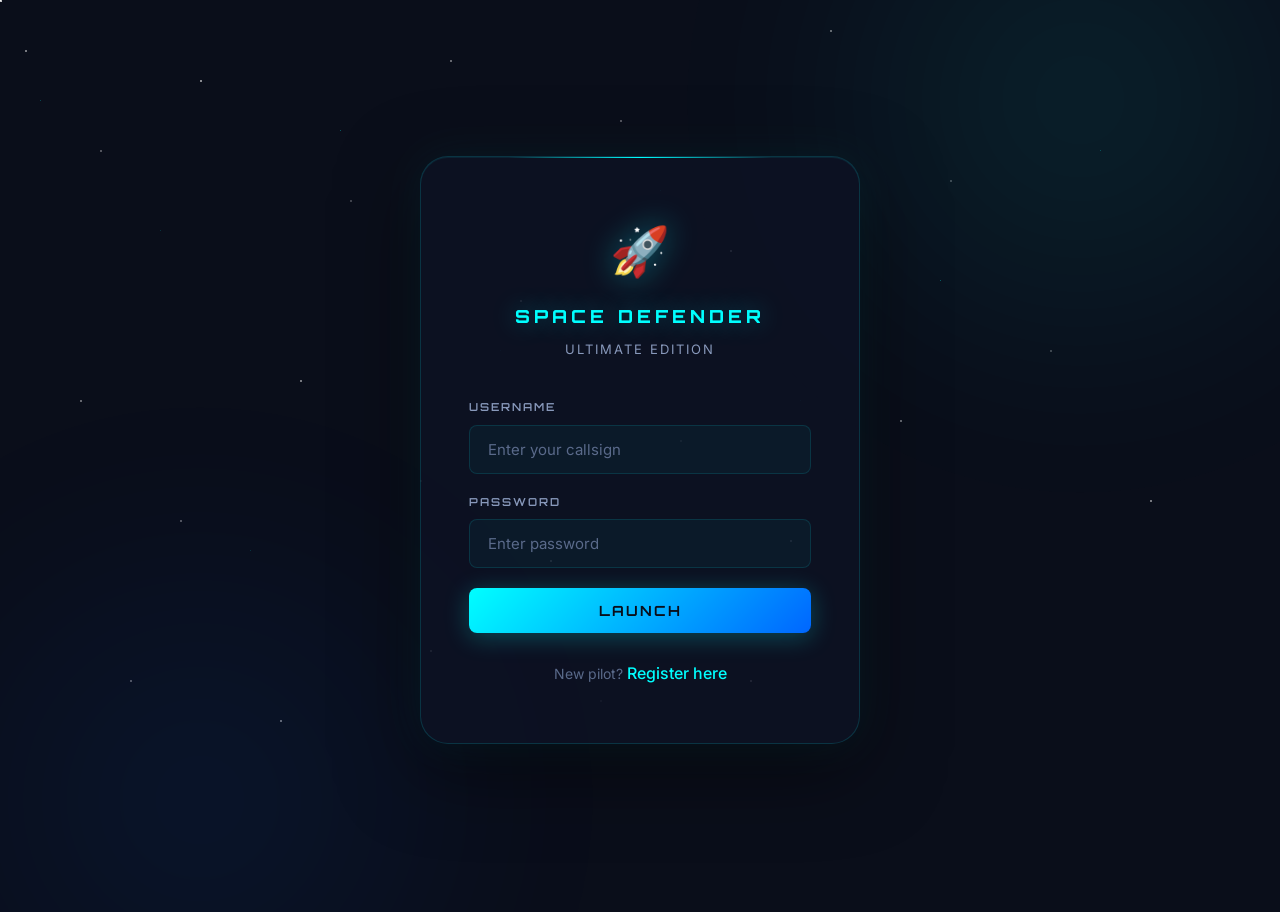
<file: templates/pages/login.html>
<!DOCTYPE html>
<html lang="en">

<head>
    <meta charset="UTF-8">
    <meta name="viewport" content="width=device-width, initial-scale=1.0">
    <title>Login — Space Defender Ultimate</title>
    <meta name="description" content="Log in to Space Defender Ultimate and defend the galaxy.">
    <link rel="stylesheet" href="/static/css/styles.css">
</head>

<body>
    <!-- Background -->
    <div class="starfield"></div>
    <div class="nebula-glow top-right"></div>
    <div class="nebula-glow bottom-left"></div>

    <!-- Page -->
    <div class="page-wrapper login-page" id="loginPage">
        <div class="login-card">
            <span class="game-logo-icon">🚀</span>
            <h1 class="game-logo">Space Defender</h1>
            <p class="game-subtitle">Ultimate Edition</p>

            <form id="loginForm" onsubmit="return handleLogin(event)">
                <div class="form-group">
                    <label class="form-label" for="username">Username</label>
                    <input type="text" id="username" class="form-input" placeholder="Enter your callsign"
                        autocomplete="username" required>
                    <p class="form-error" id="usernameError">Username is required</p>
                </div>

                <div class="form-group">
                    <label class="form-label" for="password">Password</label>
                    <input type="password" id="password" class="form-input" placeholder="Enter password"
                        autocomplete="current-password" required>
                    <p class="form-error" id="passwordError">Password is required</p>
                </div>

                <button type="submit" class="btn btn-primary btn-full" id="loginBtn">
                    Launch
                </button>
            </form>

            <div class="login-message" id="loginMessage"></div>

            <div class="login-footer">
                <span>New pilot? </span>
                <a href="#" id="registerLink" onclick="handleRegister(event)">Register here</a>
            </div>
        </div>
    </div>

    <script src="/static/js/auth.js"></script>
</body>

</html>
</file>
<file: static/css/styles.css>
/* ============================================
   SPACE DEFENDER ULTIMATE — Neon Sci-Fi Theme
   ============================================ */

@import url('https://fonts.googleapis.com/css2?family=Orbitron:wght@400;500;600;700;800;900&family=Inter:wght@300;400;500;600&display=swap');

/* ── Design Tokens ── */
:root {
    --bg-primary: #0a0e1a;
    --bg-secondary: #0d1224;
    --bg-card: rgba(13, 18, 36, 0.85);
    --bg-glass: rgba(0, 255, 255, 0.03);

    --cyan: #00ffff;
    --cyan-dim: #00b8b8;
    --cyan-glow: rgba(0, 255, 255, 0.35);
    --cyan-glow-strong: rgba(0, 255, 255, 0.6);
    --blue: #0066ff;
    --blue-dim: #003faa;
    --magenta: #ff00ff;
    --red: #ff4444;
    --green: #00ff88;
    --yellow: #ffdd00;
    --white: #e8f0fe;
    --gray: #5a6a8a;
    --gray-light: #8899bb;

    --font-display: 'Orbitron', sans-serif;
    --font-body: 'Inter', sans-serif;

    --radius-sm: 8px;
    --radius-md: 14px;
    --radius-lg: 20px;
    --radius-xl: 28px;

    --transition: 0.3s cubic-bezier(0.4, 0, 0.2, 1);
    --transition-slow: 0.5s cubic-bezier(0.4, 0, 0.2, 1);
}

/* ── Reset ── */
*,
*::before,
*::after {
    margin: 0;
    padding: 0;
    box-sizing: border-box;
}

html {
    scroll-behavior: smooth;
}

body {
    font-family: var(--font-body);
    background: var(--bg-primary);
    color: var(--white);
    min-height: 100vh;
    overflow-x: hidden;
    line-height: 1.6;
}

/* ── Animated Starfield Background ── */
.starfield {
    position: fixed;
    inset: 0;
    z-index: 0;
    overflow: hidden;
    pointer-events: none;
}

.starfield::before,
.starfield::after {
    content: '';
    position: absolute;
    width: 2px;
    height: 2px;
    border-radius: 50%;
    background: white;
    box-shadow:
        25px 50px 0 0 rgba(255, 255, 255, 0.6),
        100px 150px 0 0 rgba(255, 255, 255, 0.4),
        200px 80px 0 0 rgba(255, 255, 255, 0.7),
        350px 200px 0 0 rgba(255, 255, 255, 0.3),
        450px 60px 0 0 rgba(255, 255, 255, 0.5),
        520px 300px 0 0 rgba(255, 255, 255, 0.6),
        620px 120px 0 0 rgba(255, 255, 255, 0.4),
        730px 250px 0 0 rgba(255, 255, 255, 0.7),
        830px 30px 0 0 rgba(255, 255, 255, 0.5),
        950px 180px 0 0 rgba(255, 255, 255, 0.3),
        80px 400px 0 0 rgba(255, 255, 255, 0.5),
        180px 520px 0 0 rgba(255, 255, 255, 0.4),
        300px 380px 0 0 rgba(255, 255, 255, 0.6),
        420px 480px 0 0 rgba(255, 255, 255, 0.3),
        550px 560px 0 0 rgba(255, 255, 255, 0.7),
        680px 440px 0 0 rgba(255, 255, 255, 0.4),
        790px 540px 0 0 rgba(255, 255, 255, 0.6),
        900px 420px 0 0 rgba(255, 255, 255, 0.5),
        1050px 350px 0 0 rgba(255, 255, 255, 0.3),
        1150px 500px 0 0 rgba(255, 255, 255, 0.6),
        130px 680px 0 0 rgba(255, 255, 255, 0.4),
        280px 720px 0 0 rgba(255, 255, 255, 0.5),
        430px 650px 0 0 rgba(255, 255, 255, 0.6),
        600px 700px 0 0 rgba(255, 255, 255, 0.3),
        750px 680px 0 0 rgba(255, 255, 255, 0.7);
    animation: drift 60s linear infinite;
}

.starfield::after {
    width: 1px;
    height: 1px;
    box-shadow:
        40px 100px 0 0 rgba(0, 255, 255, 0.3),
        160px 230px 0 0 rgba(0, 255, 255, 0.2),
        340px 130px 0 0 rgba(0, 255, 255, 0.4),
        500px 350px 0 0 rgba(0, 255, 255, 0.2),
        660px 190px 0 0 rgba(0, 255, 255, 0.3),
        800px 400px 0 0 rgba(0, 255, 255, 0.2),
        940px 280px 0 0 rgba(0, 255, 255, 0.4),
        1100px 150px 0 0 rgba(0, 255, 255, 0.3),
        250px 550px 0 0 rgba(0, 255, 255, 0.2),
        500px 620px 0 0 rgba(0, 255, 255, 0.3);
    animation: drift 90s linear infinite reverse;
}

@keyframes drift {
    from {
        transform: translateY(0);
    }

    to {
        transform: translateY(-300px);
    }
}

/* ── Nebula glow overlay ── */
.nebula-glow {
    position: fixed;
    width: 600px;
    height: 600px;
    border-radius: 50%;
    filter: blur(120px);
    opacity: 0.12;
    pointer-events: none;
    z-index: 0;
}

.nebula-glow.top-right {
    background: radial-gradient(circle, var(--cyan), transparent 70%);
    top: -200px;
    right: -100px;
}

.nebula-glow.bottom-left {
    background: radial-gradient(circle, var(--blue), transparent 70%);
    bottom: -200px;
    left: -100px;
}

/* ── Page Transitions ── */
.page-wrapper {
    position: relative;
    z-index: 1;
    min-height: 100vh;
    opacity: 0;
    transform: translateY(12px);
    animation: fadeIn 0.5s var(--transition) forwards;
}

@keyframes fadeIn {
    to {
        opacity: 1;
        transform: translateY(0);
    }
}

.page-exit {
    animation: fadeOut 0.3s ease forwards;
}

@keyframes fadeOut {
    to {
        opacity: 0;
        transform: translateY(-12px);
    }
}

/* ── Difficulty Badge ── */
.difficulty-badge {
    padding: 4px 12px;
    border-radius: 20px;
    font-family: 'Orbitron', sans-serif;
    font-size: 0.8rem;
    font-weight: 700;
    text-shadow: 0 0 10px currentColor;
    border: 1px solid currentColor;
    margin-right: 15px;
    letter-spacing: 1px;
}

.difficulty-badge.easy {
    color: #4488ff;
    background: rgba(68, 136, 255, 0.1);
}

.difficulty-badge.medium {
    color: #ffbb44;
    background: rgba(255, 187, 68, 0.1);
}

.difficulty-badge.hard {
    color: #ff4444;
    background: rgba(255, 68, 68, 0.1);
}

/* ── Special Events Notification ── */
#specialEventNotify {
    position: absolute;
    top: 100px;
    left: 50%;
    transform: translateX(-50%);
    font-family: 'Orbitron', sans-serif;
    font-size: 2rem;
    font-weight: 900;
    color: #ff4444;
    text-shadow: 0 0 20px #ff4444;
    pointer-events: none;
    opacity: 0;
    transition: all 0.5s ease;
    z-index: 100;
    text-align: center;
    width: 100%;
}

#specialEventNotify.visible {
    opacity: 1;
    top: 150px;
    animation: pulseNotify 1s infinite alternate;
}

@keyframes pulseNotify {
    from {
        transform: translateX(-50%) scale(1);
    }

    to {
        transform: translateX(-50%) scale(1.1);
    }
}

/* ── Utility ── */
.hidden {
    display: none !important;
}

.container {
    max-width: 1100px;
    margin: 0 auto;
    padding: 0 24px;
}

/* ============================================
   LOGIN PAGE
   ============================================ */
.login-page {
    display: flex;
    align-items: center;
    justify-content: center;
    min-height: 100vh;
    padding: 24px;
}

.login-card {
    background: var(--bg-card);
    border: 1px solid rgba(0, 255, 255, 0.15);
    border-radius: var(--radius-xl);
    padding: 56px 48px;
    width: 100%;
    max-width: 440px;
    text-align: center;
    backdrop-filter: blur(24px);
    box-shadow:
        0 0 40px rgba(0, 255, 255, 0.06),
        0 24px 80px rgba(0, 0, 0, 0.5),
        inset 0 1px 0 rgba(0, 255, 255, 0.08);
    position: relative;
    overflow: hidden;
}

.login-card::before {
    content: '';
    position: absolute;
    top: 0;
    left: 50%;
    transform: translateX(-50%);
    width: 60%;
    height: 1px;
    background: linear-gradient(90deg, transparent, var(--cyan), transparent);
}

.game-logo {
    font-family: var(--font-display);
    font-size: 18px;
    font-weight: 800;
    letter-spacing: 4px;
    color: var(--cyan);
    text-shadow: 0 0 24px var(--cyan-glow);
    margin-bottom: 8px;
    text-transform: uppercase;
}

.game-logo-icon {
    font-size: 48px;
    display: block;
    margin-bottom: 12px;
    filter: drop-shadow(0 0 16px var(--cyan-glow));
}

.game-subtitle {
    font-family: var(--font-body);
    font-size: 13px;
    color: var(--gray-light);
    letter-spacing: 2px;
    text-transform: uppercase;
    margin-bottom: 40px;
}

.form-group {
    margin-bottom: 20px;
    text-align: left;
}

.form-label {
    display: block;
    font-family: var(--font-display);
    font-size: 11px;
    font-weight: 600;
    letter-spacing: 2px;
    color: var(--gray-light);
    text-transform: uppercase;
    margin-bottom: 8px;
}

.form-input {
    width: 100%;
    padding: 14px 18px;
    background: rgba(0, 255, 255, 0.04);
    border: 1px solid rgba(0, 255, 255, 0.12);
    border-radius: var(--radius-sm);
    color: var(--white);
    font-family: var(--font-body);
    font-size: 15px;
    transition: var(--transition);
    outline: none;
}

.form-input::placeholder {
    color: var(--gray);
}

.form-input:focus {
    border-color: var(--cyan);
    box-shadow: 0 0 16px rgba(0, 255, 255, 0.15), inset 0 0 8px rgba(0, 255, 255, 0.05);
    background: rgba(0, 255, 255, 0.06);
}

.form-input.error {
    border-color: var(--red);
    box-shadow: 0 0 12px rgba(255, 68, 68, 0.2);
}

.form-error {
    font-size: 12px;
    color: var(--red);
    margin-top: 6px;
    display: none;
}

.form-error.visible {
    display: block;
}

/* ── Buttons ── */
.btn {
    display: inline-flex;
    align-items: center;
    justify-content: center;
    gap: 10px;
    padding: 14px 32px;
    border: none;
    border-radius: var(--radius-sm);
    font-family: var(--font-display);
    font-size: 14px;
    font-weight: 700;
    letter-spacing: 2px;
    text-transform: uppercase;
    cursor: pointer;
    transition: var(--transition);
    text-decoration: none;
    position: relative;
    overflow: hidden;
}

.btn::after {
    content: '';
    position: absolute;
    inset: 0;
    background: linear-gradient(135deg, rgba(255, 255, 255, 0.15), transparent);
    opacity: 0;
    transition: var(--transition);
}

.btn:hover::after {
    opacity: 1;
}

.btn-primary {
    background: linear-gradient(135deg, var(--cyan), var(--blue));
    color: var(--bg-primary);
    box-shadow: 0 4px 24px rgba(0, 255, 255, 0.25);
}

.btn-primary:hover {
    transform: translateY(-2px);
    box-shadow: 0 8px 36px rgba(0, 255, 255, 0.4);
}

.btn-primary:active {
    transform: translateY(0);
}

.btn-full {
    width: 100%;
}

.btn-outline {
    background: transparent;
    color: var(--cyan);
    border: 1px solid rgba(0, 255, 255, 0.3);
}

.btn-outline:hover {
    background: rgba(0, 255, 255, 0.08);
    border-color: var(--cyan);
    transform: translateY(-2px);
    box-shadow: 0 4px 24px rgba(0, 255, 255, 0.15);
}

.btn-danger {
    background: transparent;
    color: var(--red);
    border: 1px solid rgba(255, 68, 68, 0.3);
}

.btn-danger:hover {
    background: rgba(255, 68, 68, 0.1);
    border-color: var(--red);
    transform: translateY(-2px);
    box-shadow: 0 4px 24px rgba(255, 68, 68, 0.2);
}

.btn-ghost {
    background: transparent;
    color: var(--gray-light);
    padding: 8px 16px;
    font-size: 12px;
}

.btn-ghost:hover {
    color: var(--cyan);
}

.login-footer {
    margin-top: 28px;
}

.login-footer span {
    color: var(--gray);
    font-size: 14px;
}

.login-footer a,
.link-cyan {
    color: var(--cyan);
    text-decoration: none;
    font-weight: 500;
    transition: var(--transition);
}

.login-footer a:hover,
.link-cyan:hover {
    text-shadow: 0 0 8px var(--cyan-glow);
}

.login-message {
    margin-top: 16px;
    padding: 10px 16px;
    border-radius: var(--radius-sm);
    font-size: 13px;
    display: none;
}

.login-message.error {
    display: block;
    background: rgba(255, 68, 68, 0.1);
    border: 1px solid rgba(255, 68, 68, 0.3);
    color: var(--red);
}

.login-message.success {
    display: block;
    background: rgba(0, 255, 136, 0.1);
    border: 1px solid rgba(0, 255, 136, 0.3);
    color: var(--green);
}

/* ============================================
   DASHBOARD PAGE
   ============================================ */
.dashboard-page {
    padding: 32px 24px;
    min-height: 100vh;
}

/* ── Top Nav ── */
.dash-nav {
    display: flex;
    align-items: center;
    justify-content: space-between;
    padding: 16px 24px;
    background: var(--bg-card);
    border: 1px solid rgba(0, 255, 255, 0.08);
    border-radius: var(--radius-lg);
    backdrop-filter: blur(16px);
    margin-bottom: 40px;
    max-width: 1100px;
    margin-left: auto;
    margin-right: auto;
}

.dash-nav-brand {
    font-family: var(--font-display);
    font-size: 14px;
    font-weight: 700;
    letter-spacing: 3px;
    color: var(--cyan);
    text-transform: uppercase;
}

.dash-nav-user {
    display: flex;
    align-items: center;
    gap: 16px;
}

.dash-nav-username {
    font-family: var(--font-display);
    font-size: 12px;
    font-weight: 500;
    letter-spacing: 1px;
    color: var(--white);
}

.dash-nav-avatar {
    width: 38px;
    height: 38px;
    border-radius: 50%;
    background: linear-gradient(135deg, var(--cyan), var(--blue));
    display: flex;
    align-items: center;
    justify-content: center;
    font-family: var(--font-display);
    font-size: 14px;
    font-weight: 700;
    color: var(--bg-primary);
}

/* ── Welcome Section ── */
.dash-welcome {
    text-align: center;
    margin-bottom: 48px;
    max-width: 1100px;
    margin-left: auto;
    margin-right: auto;
}

.dash-welcome h1 {
    font-family: var(--font-display);
    font-size: 32px;
    font-weight: 800;
    color: var(--white);
    margin-bottom: 8px;
}

.dash-welcome h1 span {
    color: var(--cyan);
    text-shadow: 0 0 20px var(--cyan-glow);
}

.dash-welcome p {
    color: var(--gray-light);
    font-size: 15px;
}

/* ── Dashboard Grid ── */
.dash-grid {
    display: grid;
    grid-template-columns: repeat(auto-fit, minmax(300px, 1fr));
    gap: 24px;
    max-width: 1100px;
    margin: 0 auto;
}

/* ── Cards ── */
.dash-card {
    background: var(--bg-card);
    border: 1px solid rgba(0, 255, 255, 0.08);
    border-radius: var(--radius-lg);
    padding: 32px;
    backdrop-filter: blur(16px);
    transition: var(--transition);
    position: relative;
    overflow: hidden;
}

.dash-card::before {
    content: '';
    position: absolute;
    top: 0;
    left: 0;
    right: 0;
    height: 1px;
    background: linear-gradient(90deg, transparent, rgba(0, 255, 255, 0.3), transparent);
}

.dash-card:hover {
    border-color: rgba(0, 255, 255, 0.2);
    box-shadow: 0 8px 48px rgba(0, 255, 255, 0.06);
    transform: translateY(-4px);
}

.dash-card-icon {
    font-size: 36px;
    margin-bottom: 16px;
    display: block;
}

.dash-card h3 {
    font-family: var(--font-display);
    font-size: 16px;
    font-weight: 700;
    letter-spacing: 1px;
    color: var(--white);
    margin-bottom: 8px;
}

.dash-card p {
    color: var(--gray-light);
    font-size: 14px;
    margin-bottom: 24px;
    line-height: 1.5;
}

/* ── Difficulty Selector ── */
.difficulty-group {
    margin-bottom: 24px;
}

.difficulty-group label {
    display: block;
    font-family: var(--font-display);
    font-size: 11px;
    font-weight: 600;
    letter-spacing: 2px;
    color: var(--gray-light);
    text-transform: uppercase;
    margin-bottom: 10px;
}

.difficulty-options {
    display: flex;
    gap: 8px;
}

.difficulty-btn {
    flex: 1;
    padding: 10px 12px;
    background: rgba(0, 255, 255, 0.04);
    border: 1px solid rgba(0, 255, 255, 0.12);
    border-radius: var(--radius-sm);
    color: var(--gray-light);
    font-family: var(--font-display);
    font-size: 11px;
    font-weight: 600;
    letter-spacing: 1px;
    text-transform: uppercase;
    cursor: pointer;
    transition: var(--transition);
    text-align: center;
}

.difficulty-btn:hover {
    border-color: var(--cyan-dim);
    color: var(--cyan);
    background: rgba(0, 255, 255, 0.08);
}

.difficulty-btn.active {
    background: rgba(0, 255, 255, 0.12);
    border-color: var(--cyan);
    color: var(--cyan);
    box-shadow: 0 0 12px rgba(0, 255, 255, 0.15);
}

/* ── Leaderboard Panel ── */
.leaderboard-panel {
    margin-top: 16px;
    display: none;
}

.leaderboard-panel.visible {
    display: block;
}

.leaderboard-list {
    display: flex;
    flex-direction: column;
    gap: 8px;
    max-height: 320px;
    overflow-y: auto;
}

.leaderboard-entry {
    display: flex;
    align-items: center;
    justify-content: space-between;
    padding: 12px 16px;
    background: rgba(0, 255, 255, 0.03);
    border: 1px solid rgba(0, 255, 255, 0.06);
    border-radius: var(--radius-sm);
    transition: var(--transition);
}

.leaderboard-entry:hover {
    background: rgba(0, 255, 255, 0.06);
}

.leaderboard-rank {
    font-family: var(--font-display);
    font-size: 14px;
    font-weight: 700;
    color: var(--cyan);
    width: 32px;
}

.leaderboard-name {
    flex: 1;
    font-size: 14px;
    font-weight: 500;
    color: var(--white);
}

.leaderboard-score {
    font-family: var(--font-display);
    font-size: 13px;
    font-weight: 600;
    color: var(--yellow);
    letter-spacing: 1px;
}

.leaderboard-meta {
    font-size: 12px;
    color: var(--gray);
    margin-left: 12px;
    min-width: 70px;
    text-align: right;
}

.leaderboard-empty {
    text-align: center;
    padding: 24px;
    color: var(--gray);
    font-size: 14px;
}

/* ── Stats Mini-Card (inside dashboard) ── */
.stats-row {
    display: grid;
    grid-template-columns: repeat(3, 1fr);
    gap: 12px;
    margin-bottom: 24px;
}

.stat-item {
    text-align: center;
    padding: 16px 8px;
    background: rgba(0, 255, 255, 0.03);
    border-radius: var(--radius-sm);
    border: 1px solid rgba(0, 255, 255, 0.06);
}

.stat-value {
    font-family: var(--font-display);
    font-size: 22px;
    font-weight: 700;
    color: var(--cyan);
    display: block;
    text-shadow: 0 0 8px var(--cyan-glow);
}

.stat-label {
    font-size: 11px;
    color: var(--gray);
    text-transform: uppercase;
    letter-spacing: 1px;
    margin-top: 4px;
}

/* ============================================
   GAME PAGE
   ============================================ */
.game-page {
    height: 100vh;
    display: flex;
    flex-direction: column;
    overflow: hidden;
}

/* ── HUD Top Bar ── */
.game-hud {
    display: flex;
    align-items: center;
    justify-content: space-between;
    padding: 10px 20px;
    background: var(--bg-card);
    border-bottom: 1px solid rgba(0, 255, 255, 0.1);
    backdrop-filter: blur(16px);
    z-index: 10;
    flex-shrink: 0;
}

.hud-left,
.hud-right {
    display: flex;
    align-items: center;
    gap: 24px;
}

.hud-stat {
    display: flex;
    align-items: center;
    gap: 8px;
}

.hud-stat-label {
    font-family: var(--font-display);
    font-size: 10px;
    font-weight: 600;
    letter-spacing: 2px;
    color: var(--gray-light);
    text-transform: uppercase;
}

.hud-stat-value {
    font-family: var(--font-display);
    font-size: 18px;
    font-weight: 700;
    color: var(--cyan);
    text-shadow: 0 0 8px var(--cyan-glow);
    min-width: 36px;
}

.hud-stat-icon {
    font-size: 18px;
}

.hud-lives {
    display: flex;
    gap: 4px;
}

.hud-heart {
    font-size: 16px;
    transition: var(--transition);
}

.hud-heart.lost {
    opacity: 0.2;
    filter: grayscale(1);
}

.hud-btn {
    padding: 8px 16px;
    background: rgba(0, 255, 255, 0.06);
    border: 1px solid rgba(0, 255, 255, 0.15);
    border-radius: var(--radius-sm);
    color: var(--cyan);
    font-family: var(--font-display);
    font-size: 11px;
    font-weight: 600;
    letter-spacing: 1px;
    cursor: pointer;
    transition: var(--transition);
    text-transform: uppercase;
}

.hud-btn:hover {
    background: rgba(0, 255, 255, 0.12);
    border-color: var(--cyan);
    box-shadow: 0 0 12px rgba(0, 255, 255, 0.15);
}

.hud-btn.active-auto {
    background: rgba(0, 255, 136, 0.15);
    border-color: var(--green);
    color: var(--green);
    box-shadow: 0 0 12px rgba(0, 255, 136, 0.25);
    text-shadow: 0 0 8px rgba(0, 255, 136, 0.5);
}

.hud-btn.danger {
    color: var(--red);
    border-color: rgba(255, 68, 68, 0.2);
    background: rgba(255, 68, 68, 0.04);
}

.hud-btn.danger:hover {
    background: rgba(255, 68, 68, 0.1);
    border-color: var(--red);
}

/* ── Canvas Area ── */
.game-canvas-wrapper {
    flex: 1;
    display: flex;
    align-items: center;
    justify-content: center;
    position: relative;
    background: #000;
    overflow: hidden;
}

#gameCanvas {
    display: block;
    background: #000;
    border: none;
    max-width: 100%;
    max-height: 100%;
}

/* ── Controls Bar ── */
.game-controls {
    display: none;
    gap: 12px;
    justify-content: center;
    padding: 12px 20px;
    background: var(--bg-card);
    border-top: 1px solid rgba(0, 255, 255, 0.1);
    flex-shrink: 0;
}

.control-btn {
    padding: 14px 28px;
    background: rgba(0, 255, 255, 0.06);
    border: 1px solid rgba(0, 255, 255, 0.2);
    border-radius: var(--radius-sm);
    color: var(--cyan);
    font-family: var(--font-display);
    font-size: 14px;
    font-weight: 700;
    cursor: pointer;
    transition: var(--transition);
    user-select: none;
    -webkit-user-select: none;
}

.control-btn:active {
    background: rgba(0, 255, 255, 0.15);
    transform: scale(0.95);
}

.control-btn.fire {
    background: rgba(255, 68, 68, 0.08);
    border-color: rgba(255, 68, 68, 0.3);
    color: var(--red);
}

.control-btn.fire.active {
    background: rgba(255, 68, 68, 0.2);
    border-color: var(--red);
    box-shadow: 0 0 16px rgba(255, 68, 68, 0.3);
}

.game-instructions {
    text-align: center;
    padding: 8px;
    font-size: 12px;
    color: var(--gray);
    background: var(--bg-card);
    border-top: 1px solid rgba(0, 255, 255, 0.05);
    flex-shrink: 0;
}

/* ── Game Over Overlay ── */
.game-over-overlay {
    position: absolute;
    inset: 0;
    background: rgba(10, 14, 26, 0.92);
    backdrop-filter: blur(12px);
    display: none;
    align-items: center;
    justify-content: center;
    z-index: 20;
}

.game-over-overlay.visible {
    display: flex;
}

.game-over-card {
    background: var(--bg-card);
    border: 1px solid rgba(255, 68, 68, 0.2);
    border-radius: var(--radius-xl);
    padding: 48px;
    text-align: center;
    max-width: 420px;
    width: 90%;
    box-shadow: 0 0 60px rgba(255, 68, 68, 0.1), 0 32px 80px rgba(0, 0, 0, 0.6);
}

.game-over-card h2 {
    font-family: var(--font-display);
    font-size: 36px;
    font-weight: 900;
    color: var(--red);
    text-shadow: 0 0 24px rgba(255, 68, 68, 0.4);
    margin-bottom: 24px;
    letter-spacing: 4px;
}

.game-over-stats {
    display: grid;
    grid-template-columns: 1fr 1fr;
    gap: 12px;
    margin-bottom: 32px;
}

.game-over-stat {
    padding: 12px;
    background: rgba(0, 255, 255, 0.03);
    border: 1px solid rgba(0, 255, 255, 0.06);
    border-radius: var(--radius-sm);
}

.game-over-stat-value {
    font-family: var(--font-display);
    font-size: 22px;
    font-weight: 700;
    color: var(--cyan);
    display: block;
}

.game-over-stat-label {
    font-size: 11px;
    color: var(--gray);
    text-transform: uppercase;
    letter-spacing: 1px;
}

.game-over-buttons {
    display: flex;
    gap: 12px;
    justify-content: center;
}

/* ── Pause Overlay ── */
.pause-overlay {
    position: absolute;
    inset: 0;
    background: rgba(10, 14, 26, 0.85);
    backdrop-filter: blur(8px);
    display: none;
    align-items: center;
    justify-content: center;
    z-index: 15;
}

.pause-overlay.visible {
    display: flex;
}

.pause-card {
    text-align: center;
}

.pause-card h2 {
    font-family: var(--font-display);
    font-size: 42px;
    font-weight: 900;
    color: var(--cyan);
    text-shadow: 0 0 32px var(--cyan-glow);
    margin-bottom: 32px;
    letter-spacing: 6px;
}

.pause-card .btn {
    margin: 0 8px;
}

/* ── Scrollbar ── */
::-webkit-scrollbar {
    width: 6px;
}

::-webkit-scrollbar-track {
    background: transparent;
}

::-webkit-scrollbar-thumb {
    background: rgba(0, 255, 255, 0.15);
    border-radius: 3px;
}

::-webkit-scrollbar-thumb:hover {
    background: rgba(0, 255, 255, 0.25);
}

/* ── Spinner ── */
.spinner {
    width: 20px;
    height: 20px;
    border: 2px solid rgba(0, 255, 255, 0.2);
    border-top-color: var(--cyan);
    border-radius: 50%;
    animation: spin 0.6s linear infinite;
    display: inline-block;
    vertical-align: middle;
    margin-right: 8px;
}

@keyframes spin {
    to {
        transform: rotate(360deg);
    }
}

/* ============================================
   RESPONSIVE
   ============================================ */
@media (max-width: 768px) {
    .login-card {
        padding: 40px 28px;
        margin: 16px;
    }

    .game-logo {
        font-size: 14px;
        letter-spacing: 2px;
    }

    .game-logo-icon {
        font-size: 36px;
    }

    .dash-nav {
        flex-direction: column;
        gap: 12px;
        text-align: center;
    }

    .dash-welcome h1 {
        font-size: 24px;
    }

    .dash-grid {
        grid-template-columns: 1fr;
    }

    .stats-row {
        grid-template-columns: 1fr 1fr 1fr;
    }

    .hud-left,
    .hud-right {
        gap: 12px;
    }

    .hud-stat-label {
        display: none;
    }

    .hud-stat-value {
        font-size: 15px;
    }

    .game-controls {
        display: flex;
    }

    .game-over-card {
        padding: 32px 24px;
    }

    .game-over-card h2 {
        font-size: 28px;
    }

    .game-over-stats {
        grid-template-columns: 1fr 1fr;
    }

    .game-over-buttons {
        flex-direction: column;
    }

    .difficulty-options {
        flex-direction: column;
    }
}

@media (max-width: 480px) {
    .game-hud {
        padding: 8px 12px;
        flex-wrap: wrap;
        gap: 8px;
    }

    .hud-stat-value {
        font-size: 14px;
    }

    .control-btn {
        padding: 12px 20px;
        font-size: 12px;
    }

    .stats-row {
        grid-template-columns: 1fr;
    }
}

/* ── Pulse animation utility ── */
@keyframes pulse-glow {

    0%,
    100% {
        box-shadow: 0 0 12px rgba(0, 255, 255, 0.2);
    }

    50% {
        box-shadow: 0 0 28px rgba(0, 255, 255, 0.4);
    }
}

.pulse-glow {
    animation: pulse-glow 2s ease-in-out infinite;
}

/* ── Loading state for buttons ── */
.btn.loading {
    pointer-events: none;
    opacity: 0.7;
}
</file>
